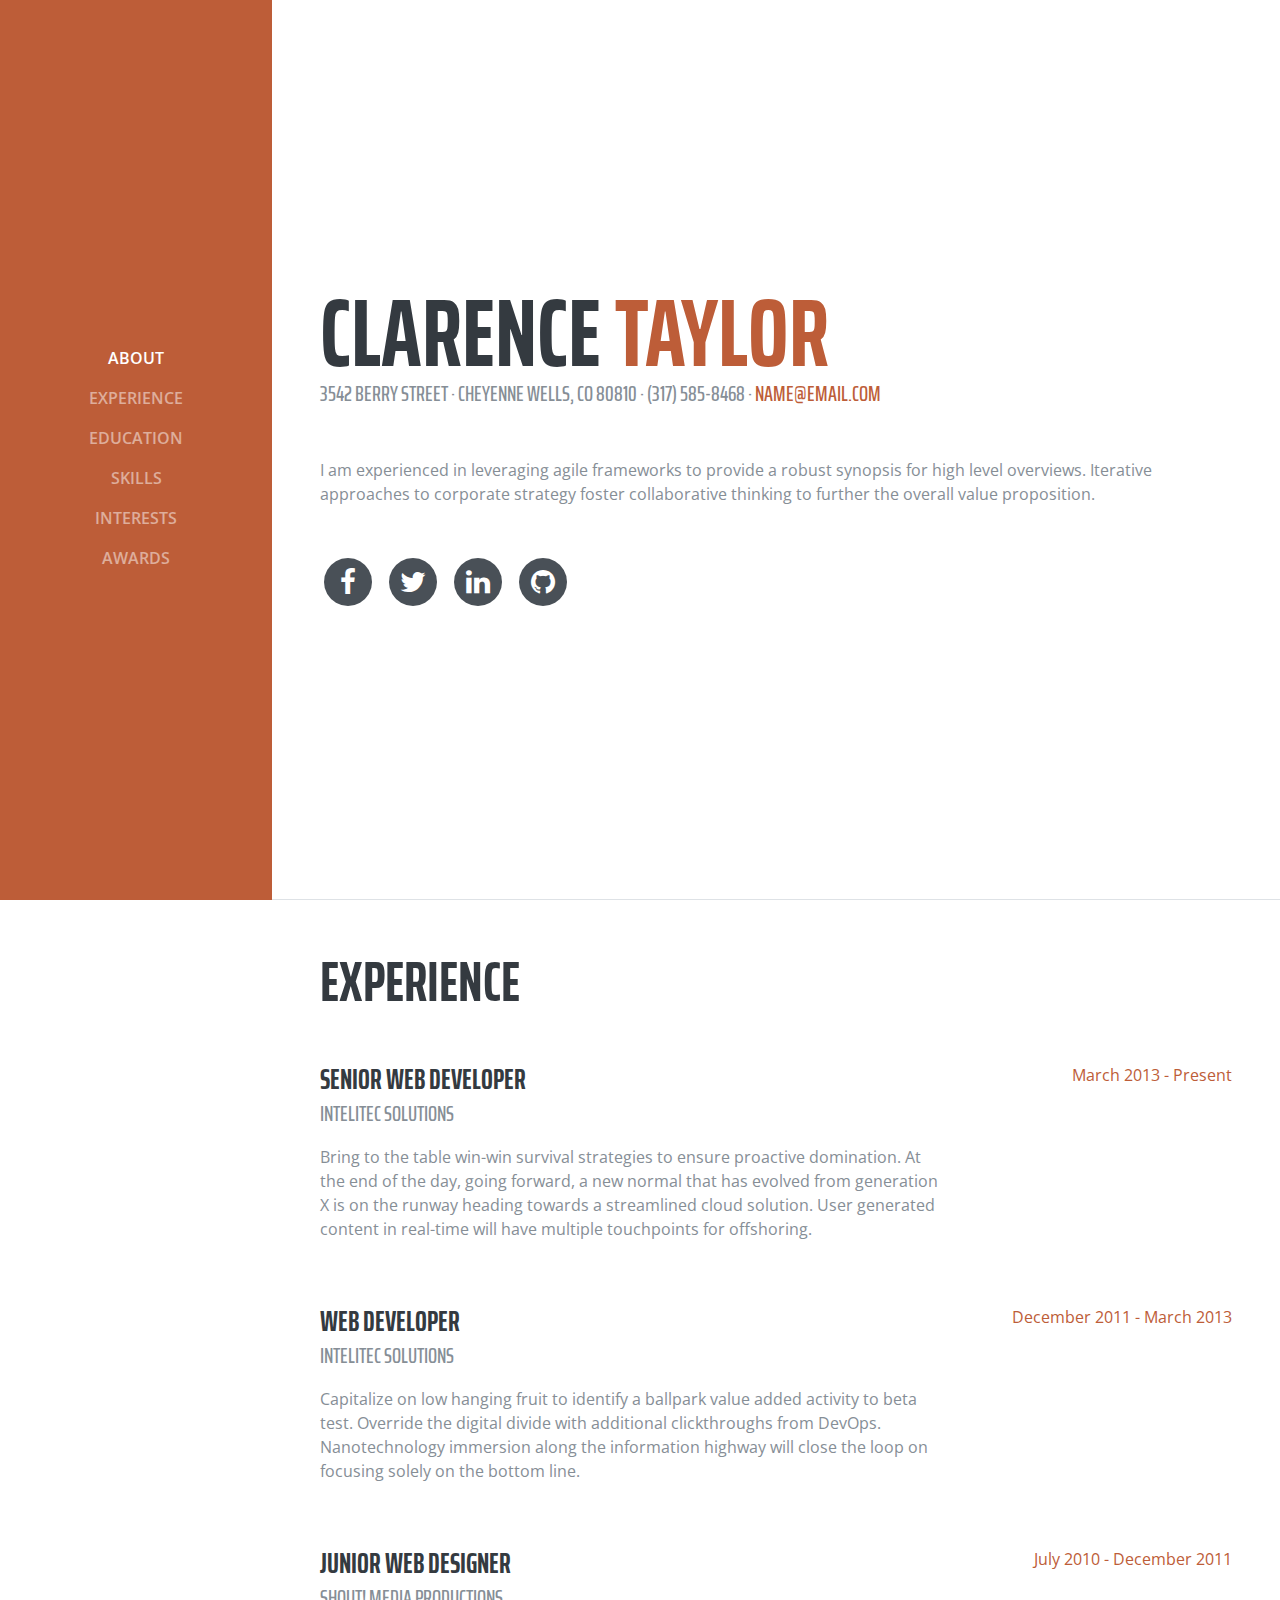
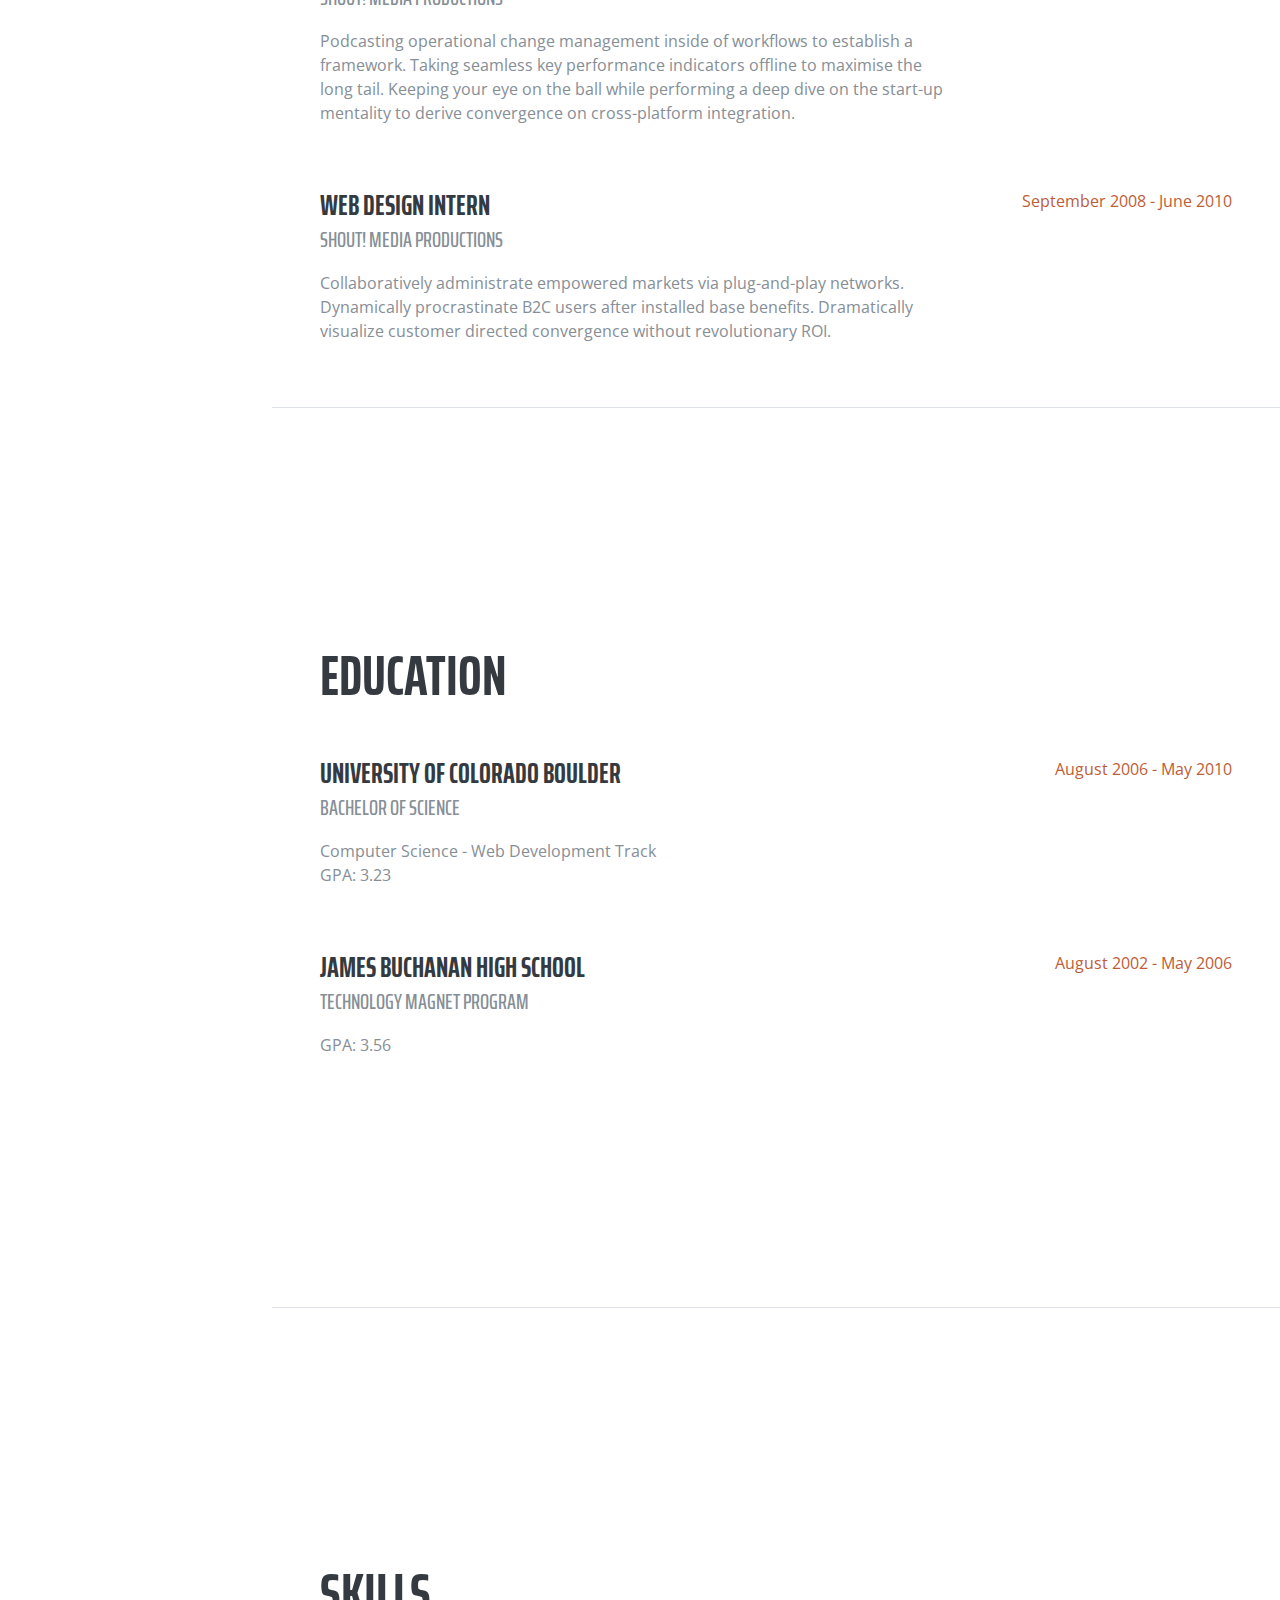
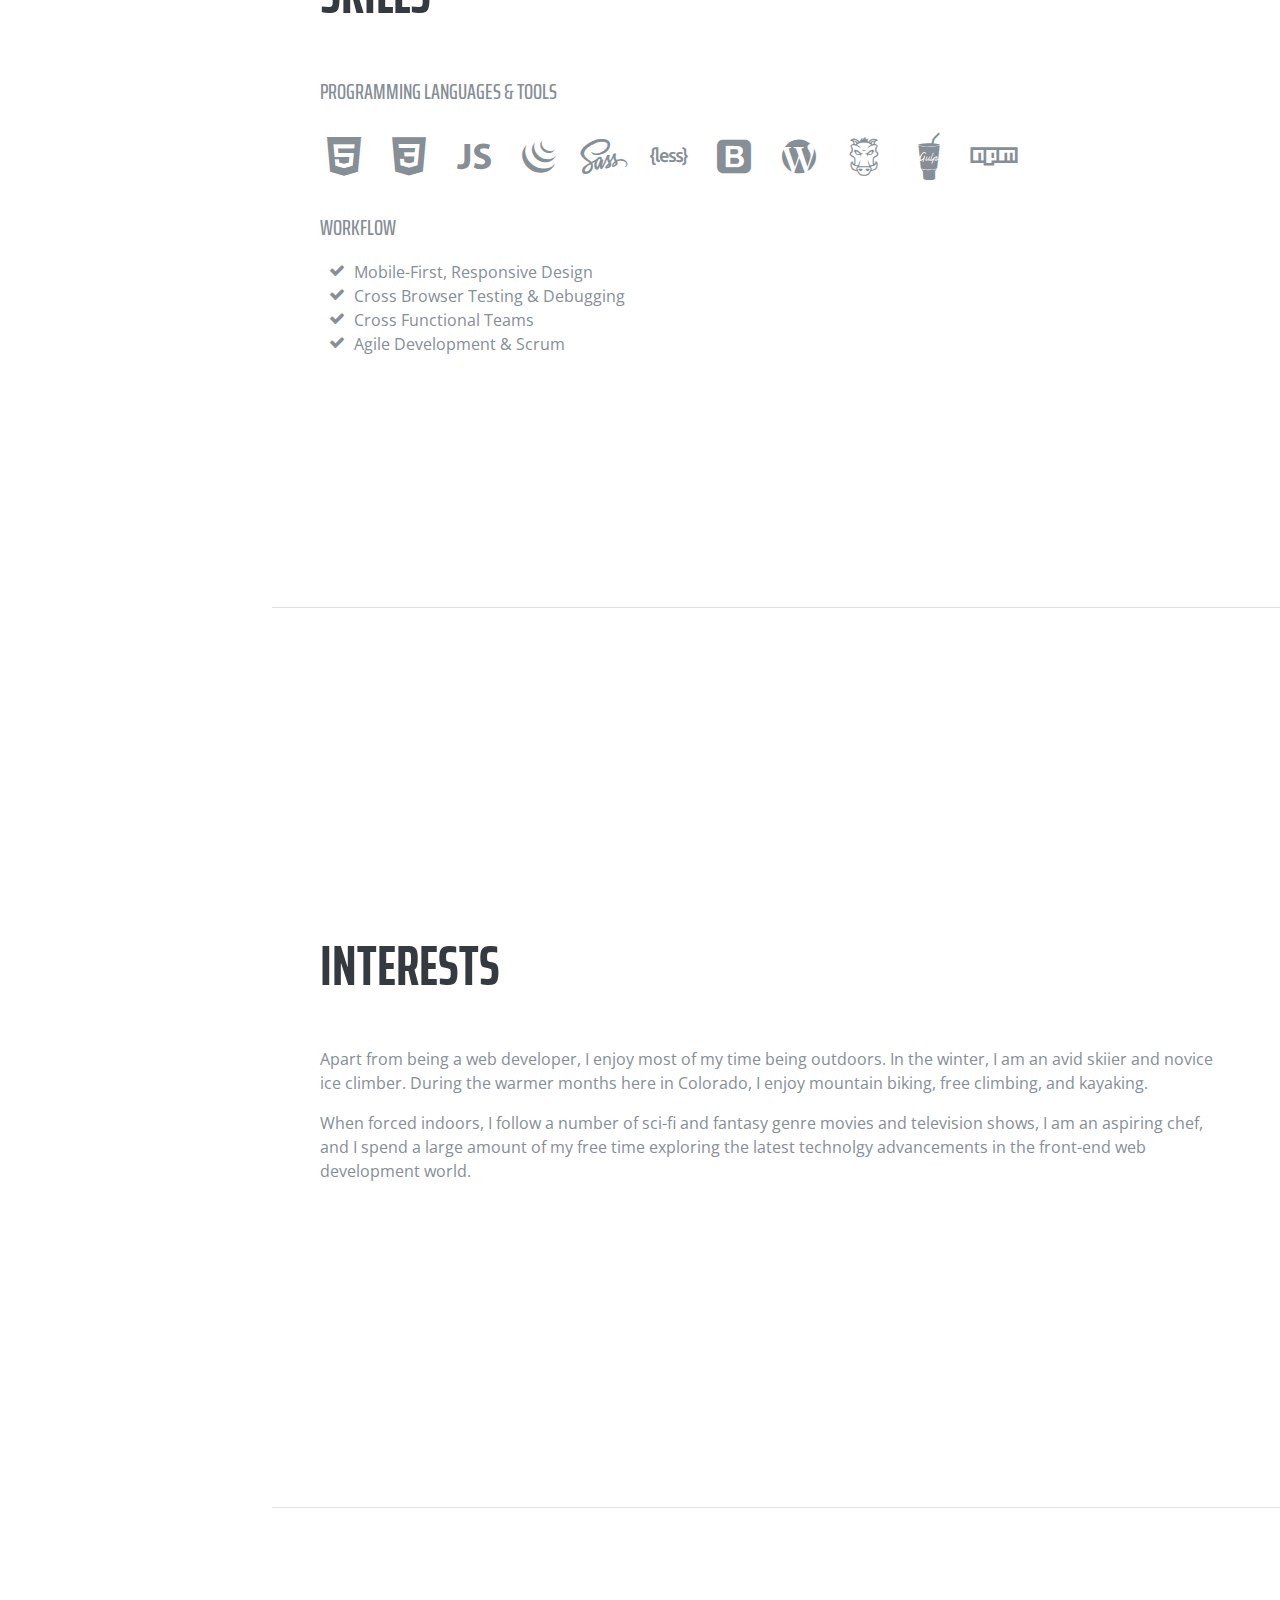
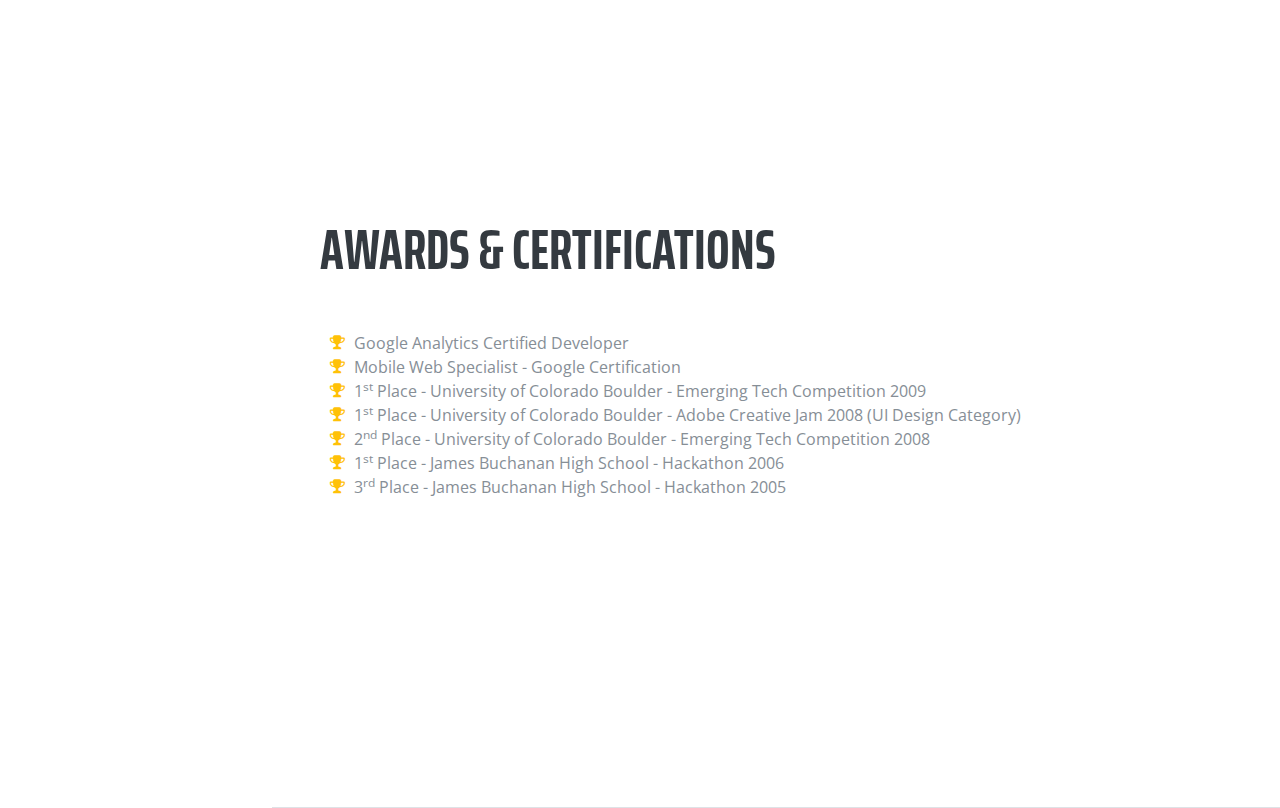
<file: iimv/static/startbootstrap-resume-gh-pages/index.html>
<!DOCTYPE html>
<html lang="en">

  <head>

    <meta charset="utf-8">
    <meta name="viewport" content="width=device-width, initial-scale=1, shrink-to-fit=no">
    <meta name="description" content="">
    <meta name="author" content="">

    <title>Resume - Start Bootstrap Theme</title>

    <!-- Bootstrap core CSS -->
    <link href="vendor/bootstrap/css/bootstrap.min.css" rel="stylesheet">

    <!-- Custom fonts for this template -->
    <link href="https://fonts.googleapis.com/css?family=Saira+Extra+Condensed:100,200,300,400,500,600,700,800,900" rel="stylesheet">
    <link href="https://fonts.googleapis.com/css?family=Open+Sans:300,300i,400,400i,600,600i,700,700i,800,800i" rel="stylesheet">
    <link href="vendor/font-awesome/css/font-awesome.min.css" rel="stylesheet">
    <link href="vendor/devicons/css/devicons.min.css" rel="stylesheet">
    <link href="vendor/simple-line-icons/css/simple-line-icons.css" rel="stylesheet">

    <!-- Custom styles for this template -->
    <link href="css/resume.min.css" rel="stylesheet">

  </head>

  <body id="page-top">

    <nav class="navbar navbar-expand-lg navbar-dark bg-primary fixed-top" id="sideNav">
      <a class="navbar-brand js-scroll-trigger" href="#page-top">
        <span class="d-block d-lg-none">Start Bootstrap</span>
        <!--<span class="d-none d-lg-block">
          <img class="img-fluid img-profile rounded-circle mx-auto mb-2" src="img/profile.jpg" alt="">
        </span>-->
      </a>
      <button class="navbar-toggler" type="button" data-toggle="collapse" data-target="#navbarSupportedContent" aria-controls="navbarSupportedContent" aria-expanded="false" aria-label="Toggle navigation">
        <span class="navbar-toggler-icon"></span>
      </button>
      <div class="collapse navbar-collapse" id="navbarSupportedContent">
        <ul class="navbar-nav">
          <li class="nav-item">
            <a class="nav-link js-scroll-trigger" href="#about">About</a>
          </li>
          <li class="nav-item">
            <a class="nav-link js-scroll-trigger" href="#experience">Experience</a>
          </li>
          <li class="nav-item">
            <a class="nav-link js-scroll-trigger" href="#education">Education</a>
          </li>
          <li class="nav-item">
            <a class="nav-link js-scroll-trigger" href="#skills">Skills</a>
          </li>
          <li class="nav-item">
            <a class="nav-link js-scroll-trigger" href="#interests">Interests</a>
          </li>
          <li class="nav-item">
            <a class="nav-link js-scroll-trigger" href="#awards">Awards</a>
          </li>
        </ul>
      </div>
    </nav>

    <div class="container-fluid p-0">

      <section class="resume-section p-3 p-lg-5 d-flex d-column" id="about">
        <div class="my-auto">
          <h1 class="mb-0">Clarence
            <span class="text-primary">Taylor</span>
          </h1>
          <div class="subheading mb-5">3542 Berry Street · Cheyenne Wells, CO 80810 · (317) 585-8468 ·
            <a href="mailto:name@email.com">name@email.com</a>
          </div>
          <p class="mb-5">I am experienced in leveraging agile frameworks to provide a robust synopsis for high level overviews. Iterative approaches to corporate strategy foster collaborative thinking to further the overall value proposition.</p>
          <ul class="list-inline list-social-icons mb-0">
            <li class="list-inline-item">
              <a href="#">
                <span class="fa-stack fa-lg">
                  <i class="fa fa-circle fa-stack-2x"></i>
                  <i class="fa fa-facebook fa-stack-1x fa-inverse"></i>
                </span>
              </a>
            </li>
            <li class="list-inline-item">
              <a href="#">
                <span class="fa-stack fa-lg">
                  <i class="fa fa-circle fa-stack-2x"></i>
                  <i class="fa fa-twitter fa-stack-1x fa-inverse"></i>
                </span>
              </a>
            </li>
            <li class="list-inline-item">
              <a href="#">
                <span class="fa-stack fa-lg">
                  <i class="fa fa-circle fa-stack-2x"></i>
                  <i class="fa fa-linkedin fa-stack-1x fa-inverse"></i>
                </span>
              </a>
            </li>
            <li class="list-inline-item">
              <a href="#">
                <span class="fa-stack fa-lg">
                  <i class="fa fa-circle fa-stack-2x"></i>
                  <i class="fa fa-github fa-stack-1x fa-inverse"></i>
                </span>
              </a>
            </li>
          </ul>
        </div>
      </section>

      <section class="resume-section p-3 p-lg-5 d-flex flex-column" id="experience">
        <div class="my-auto">
          <h2 class="mb-5">Experience</h2>

          <div class="resume-item d-flex flex-column flex-md-row mb-5">
            <div class="resume-content mr-auto">
              <h3 class="mb-0">Senior Web Developer</h3>
              <div class="subheading mb-3">Intelitec Solutions</div>
              <p>Bring to the table win-win survival strategies to ensure proactive domination. At the end of the day, going forward, a new normal that has evolved from generation X is on the runway heading towards a streamlined cloud solution. User generated content in real-time will have multiple touchpoints for offshoring.</p>
            </div>
            <div class="resume-date text-md-right">
              <span class="text-primary">March 2013 - Present</span>
            </div>
          </div>

          <div class="resume-item d-flex flex-column flex-md-row mb-5">
            <div class="resume-content mr-auto">
              <h3 class="mb-0">Web Developer</h3>
              <div class="subheading mb-3">Intelitec Solutions</div>
              <p>Capitalize on low hanging fruit to identify a ballpark value added activity to beta test. Override the digital divide with additional clickthroughs from DevOps. Nanotechnology immersion along the information highway will close the loop on focusing solely on the bottom line.</p>
            </div>
            <div class="resume-date text-md-right">
              <span class="text-primary">December 2011 - March 2013</span>
            </div>
          </div>

          <div class="resume-item d-flex flex-column flex-md-row mb-5">
            <div class="resume-content mr-auto">
              <h3 class="mb-0">Junior Web Designer</h3>
              <div class="subheading mb-3">Shout! Media Productions</div>
              <p>Podcasting operational change management inside of workflows to establish a framework. Taking seamless key performance indicators offline to maximise the long tail. Keeping your eye on the ball while performing a deep dive on the start-up mentality to derive convergence on cross-platform integration.</p>
            </div>
            <div class="resume-date text-md-right">
              <span class="text-primary">July 2010 - December 2011</span>
            </div>
          </div>

          <div class="resume-item d-flex flex-column flex-md-row">
            <div class="resume-content mr-auto">
              <h3 class="mb-0">Web Design Intern</h3>
              <div class="subheading mb-3">Shout! Media Productions</div>
              <p>Collaboratively administrate empowered markets via plug-and-play networks. Dynamically procrastinate B2C users after installed base benefits. Dramatically visualize customer directed convergence without revolutionary ROI.</p>
            </div>
            <div class="resume-date text-md-right">
              <span class="text-primary">September 2008 - June 2010</span>
            </div>
          </div>

        </div>

      </section>

      <section class="resume-section p-3 p-lg-5 d-flex flex-column" id="education">
        <div class="my-auto">
          <h2 class="mb-5">Education</h2>

          <div class="resume-item d-flex flex-column flex-md-row mb-5">
            <div class="resume-content mr-auto">
              <h3 class="mb-0">University of Colorado Boulder</h3>
              <div class="subheading mb-3">Bachelor of Science</div>
              <div>Computer Science - Web Development Track</div>
              <p>GPA: 3.23</p>
            </div>
            <div class="resume-date text-md-right">
              <span class="text-primary">August 2006 - May 2010</span>
            </div>
          </div>

          <div class="resume-item d-flex flex-column flex-md-row">
            <div class="resume-content mr-auto">
              <h3 class="mb-0">James Buchanan High School</h3>
              <div class="subheading mb-3">Technology Magnet Program</div>
              <p>GPA: 3.56</p>
            </div>
            <div class="resume-date text-md-right">
              <span class="text-primary">August 2002 - May 2006</span>
            </div>
          </div>

        </div>
      </section>

      <section class="resume-section p-3 p-lg-5 d-flex flex-column" id="skills">
        <div class="my-auto">
          <h2 class="mb-5">Skills</h2>

          <div class="subheading mb-3">Programming Languages &amp; Tools</div>
          <ul class="list-inline list-icons">
            <li class="list-inline-item">
              <i class="devicons devicons-html5"></i>
            </li>
            <li class="list-inline-item">
              <i class="devicons devicons-css3"></i>
            </li>
            <li class="list-inline-item">
              <i class="devicons devicons-javascript"></i>
            </li>
            <li class="list-inline-item">
              <i class="devicons devicons-jquery"></i>
            </li>
            <li class="list-inline-item">
              <i class="devicons devicons-sass"></i>
            </li>
            <li class="list-inline-item">
              <i class="devicons devicons-less"></i>
            </li>
            <li class="list-inline-item">
              <i class="devicons devicons-bootstrap"></i>
            </li>
            <li class="list-inline-item">
              <i class="devicons devicons-wordpress"></i>
            </li>
            <li class="list-inline-item">
              <i class="devicons devicons-grunt"></i>
            </li>
            <li class="list-inline-item">
              <i class="devicons devicons-gulp"></i>
            </li>
            <li class="list-inline-item">
              <i class="devicons devicons-npm"></i>
            </li>
          </ul>

          <div class="subheading mb-3">Workflow</div>
          <ul class="fa-ul mb-0">
            <li>
              <i class="fa-li fa fa-check"></i>
              Mobile-First, Responsive Design</li>
            <li>
              <i class="fa-li fa fa-check"></i>
              Cross Browser Testing &amp; Debugging</li>
            <li>
              <i class="fa-li fa fa-check"></i>
              Cross Functional Teams</li>
            <li>
              <i class="fa-li fa fa-check"></i>
              Agile Development &amp; Scrum</li>
          </ul>
        </div>
      </section>

      <section class="resume-section p-3 p-lg-5 d-flex flex-column" id="interests">
        <div class="my-auto">
          <h2 class="mb-5">Interests</h2>
          <p>Apart from being a web developer, I enjoy most of my time being outdoors. In the winter, I am an avid skiier and novice ice climber. During the warmer months here in Colorado, I enjoy mountain biking, free climbing, and kayaking.</p>
          <p class="mb-0">When forced indoors, I follow a number of sci-fi and fantasy genre movies and television shows, I am an aspiring chef, and I spend a large amount of my free time exploring the latest technolgy advancements in the front-end web development world.</p>
        </div>
      </section>

      <section class="resume-section p-3 p-lg-5 d-flex flex-column" id="awards">
        <div class="my-auto">
          <h2 class="mb-5">Awards &amp; Certifications</h2>
          <ul class="fa-ul mb-0">
            <li>
              <i class="fa-li fa fa-trophy text-warning"></i>
              Google Analytics Certified Developer</li>
            <li>
              <i class="fa-li fa fa-trophy text-warning"></i>
              Mobile Web Specialist - Google Certification</li>
            <li>
              <i class="fa-li fa fa-trophy text-warning"></i>
              1<sup>st</sup>
              Place - University of Colorado Boulder - Emerging Tech Competition 2009</li>
            <li>
              <i class="fa-li fa fa-trophy text-warning"></i>
              1<sup>st</sup>
              Place - University of Colorado Boulder - Adobe Creative Jam 2008 (UI Design Category)</li>
            <li>
              <i class="fa-li fa fa-trophy text-warning"></i>
              2<sup>nd</sup>
              Place - University of Colorado Boulder - Emerging Tech Competition 2008</li>
            <li>
            <li>
              <i class="fa-li fa fa-trophy text-warning"></i>
              1<sup>st</sup>
              Place - James Buchanan High School - Hackathon 2006</li>
            <li>
              <i class="fa-li fa fa-trophy text-warning"></i>
              3<sup>rd</sup>
              Place - James Buchanan High School - Hackathon 2005</li>
          </ul>
        </div>
      </section>

    </div>

    <!-- Bootstrap core JavaScript -->
    <script src="vendor/jquery/jquery.min.js"></script>
    <script src="vendor/bootstrap/js/bootstrap.bundle.min.js"></script>

    <!-- Plugin JavaScript -->
    <script src="vendor/jquery-easing/jquery.easing.min.js"></script>

    <!-- Custom scripts for this template -->
    <script src="js/resume.min.js"></script>

  </body>

</html>
</file>
<file: iimv/static/startbootstrap-resume-gh-pages/vendor/simple-line-icons/css/simple-line-icons.css>
@font-face {
  font-family: 'simple-line-icons';
  src: url('../fonts/Simple-Line-Icons.eot?v=2.4.0');
  src: url('../fonts/Simple-Line-Icons.eot?v=2.4.0#iefix') format('embedded-opentype'), url('../fonts/Simple-Line-Icons.woff2?v=2.4.0') format('woff2'), url('../fonts/Simple-Line-Icons.ttf?v=2.4.0') format('truetype'), url('../fonts/Simple-Line-Icons.woff?v=2.4.0') format('woff'), url('../fonts/Simple-Line-Icons.svg?v=2.4.0#simple-line-icons') format('svg');
  font-weight: normal;
  font-style: normal;
}
/*
 Use the following CSS code if you want to have a class per icon.
 Instead of a list of all class selectors, you can use the generic [class*="icon-"] selector, but it's slower:
*/
.icon-user,
.icon-people,
.icon-user-female,
.icon-user-follow,
.icon-user-following,
.icon-user-unfollow,
.icon-login,
.icon-logout,
.icon-emotsmile,
.icon-phone,
.icon-call-end,
.icon-call-in,
.icon-call-out,
.icon-map,
.icon-location-pin,
.icon-direction,
.icon-directions,
.icon-compass,
.icon-layers,
.icon-menu,
.icon-list,
.icon-options-vertical,
.icon-options,
.icon-arrow-down,
.icon-arrow-left,
.icon-arrow-right,
.icon-arrow-up,
.icon-arrow-up-circle,
.icon-arrow-left-circle,
.icon-arrow-right-circle,
.icon-arrow-down-circle,
.icon-check,
.icon-clock,
.icon-plus,
.icon-minus,
.icon-close,
.icon-event,
.icon-exclamation,
.icon-organization,
.icon-trophy,
.icon-screen-smartphone,
.icon-screen-desktop,
.icon-plane,
.icon-notebook,
.icon-mustache,
.icon-mouse,
.icon-magnet,
.icon-energy,
.icon-disc,
.icon-cursor,
.icon-cursor-move,
.icon-crop,
.icon-chemistry,
.icon-speedometer,
.icon-shield,
.icon-screen-tablet,
.icon-magic-wand,
.icon-hourglass,
.icon-graduation,
.icon-ghost,
.icon-game-controller,
.icon-fire,
.icon-eyeglass,
.icon-envelope-open,
.icon-envelope-letter,
.icon-bell,
.icon-badge,
.icon-anchor,
.icon-wallet,
.icon-vector,
.icon-speech,
.icon-puzzle,
.icon-printer,
.icon-present,
.icon-playlist,
.icon-pin,
.icon-picture,
.icon-handbag,
.icon-globe-alt,
.icon-globe,
.icon-folder-alt,
.icon-folder,
.icon-film,
.icon-feed,
.icon-drop,
.icon-drawer,
.icon-docs,
.icon-doc,
.icon-diamond,
.icon-cup,
.icon-calculator,
.icon-bubbles,
.icon-briefcase,
.icon-book-open,
.icon-basket-loaded,
.icon-basket,
.icon-bag,
.icon-action-undo,
.icon-action-redo,
.icon-wrench,
.icon-umbrella,
.icon-trash,
.icon-tag,
.icon-support,
.icon-frame,
.icon-size-fullscreen,
.icon-size-actual,
.icon-shuffle,
.icon-share-alt,
.icon-share,
.icon-rocket,
.icon-question,
.icon-pie-chart,
.icon-pencil,
.icon-note,
.icon-loop,
.icon-home,
.icon-grid,
.icon-graph,
.icon-microphone,
.icon-music-tone-alt,
.icon-music-tone,
.icon-earphones-alt,
.icon-earphones,
.icon-equalizer,
.icon-like,
.icon-dislike,
.icon-control-start,
.icon-control-rewind,
.icon-control-play,
.icon-control-pause,
.icon-control-forward,
.icon-control-end,
.icon-volume-1,
.icon-volume-2,
.icon-volume-off,
.icon-calendar,
.icon-bulb,
.icon-chart,
.icon-ban,
.icon-bubble,
.icon-camrecorder,
.icon-camera,
.icon-cloud-download,
.icon-cloud-upload,
.icon-envelope,
.icon-eye,
.icon-flag,
.icon-heart,
.icon-info,
.icon-key,
.icon-link,
.icon-lock,
.icon-lock-open,
.icon-magnifier,
.icon-magnifier-add,
.icon-magnifier-remove,
.icon-paper-clip,
.icon-paper-plane,
.icon-power,
.icon-refresh,
.icon-reload,
.icon-settings,
.icon-star,
.icon-symbol-female,
.icon-symbol-male,
.icon-target,
.icon-credit-card,
.icon-paypal,
.icon-social-tumblr,
.icon-social-twitter,
.icon-social-facebook,
.icon-social-instagram,
.icon-social-linkedin,
.icon-social-pinterest,
.icon-social-github,
.icon-social-google,
.icon-social-reddit,
.icon-social-skype,
.icon-social-dribbble,
.icon-social-behance,
.icon-social-foursqare,
.icon-social-soundcloud,
.icon-social-spotify,
.icon-social-stumbleupon,
.icon-social-youtube,
.icon-social-dropbox,
.icon-social-vkontakte,
.icon-social-steam {
  font-family: 'simple-line-icons';
  speak: none;
  font-style: normal;
  font-weight: normal;
  font-variant: normal;
  text-transform: none;
  line-height: 1;
  /* Better Font Rendering =========== */
  -webkit-font-smoothing: antialiased;
  -moz-osx-font-smoothing: grayscale;
}
.icon-user:before {
  content: "\e005";
}
.icon-people:before {
  content: "\e001";
}
.icon-user-female:before {
  content: "\e000";
}
.icon-user-follow:before {
  content: "\e002";
}
.icon-user-following:before {
  content: "\e003";
}
.icon-user-unfollow:before {
  content: "\e004";
}
.icon-login:before {
  content: "\e066";
}
.icon-logout:before {
  content: "\e065";
}
.icon-emotsmile:before {
  content: "\e021";
}
.icon-phone:before {
  content: "\e600";
}
.icon-call-end:before {
  content: "\e048";
}
.icon-call-in:before {
  content: "\e047";
}
.icon-call-out:before {
  content: "\e046";
}
.icon-map:before {
  content: "\e033";
}
.icon-location-pin:before {
  content: "\e096";
}
.icon-direction:before {
  content: "\e042";
}
.icon-directions:before {
  content: "\e041";
}
.icon-compass:before {
  content: "\e045";
}
.icon-layers:before {
  content: "\e034";
}
.icon-menu:before {
  content: "\e601";
}
.icon-list:before {
  content: "\e067";
}
.icon-options-vertical:before {
  content: "\e602";
}
.icon-options:before {
  content: "\e603";
}
.icon-arrow-down:before {
  content: "\e604";
}
.icon-arrow-left:before {
  content: "\e605";
}
.icon-arrow-right:before {
  content: "\e606";
}
.icon-arrow-up:before {
  content: "\e607";
}
.icon-arrow-up-circle:before {
  content: "\e078";
}
.icon-arrow-left-circle:before {
  content: "\e07a";
}
.icon-arrow-right-circle:before {
  content: "\e079";
}
.icon-arrow-down-circle:before {
  content: "\e07b";
}
.icon-check:before {
  content: "\e080";
}
.icon-clock:before {
  content: "\e081";
}
.icon-plus:before {
  content: "\e095";
}
.icon-minus:before {
  content: "\e615";
}
.icon-close:before {
  content: "\e082";
}
.icon-event:before {
  content: "\e619";
}
.icon-exclamation:before {
  content: "\e617";
}
.icon-organization:before {
  content: "\e616";
}
.icon-trophy:before {
  content: "\e006";
}
.icon-screen-smartphone:before {
  content: "\e010";
}
.icon-screen-desktop:before {
  content: "\e011";
}
.icon-plane:before {
  content: "\e012";
}
.icon-notebook:before {
  content: "\e013";
}
.icon-mustache:before {
  content: "\e014";
}
.icon-mouse:before {
  content: "\e015";
}
.icon-magnet:before {
  content: "\e016";
}
.icon-energy:before {
  content: "\e020";
}
.icon-disc:before {
  content: "\e022";
}
.icon-cursor:before {
  content: "\e06e";
}
.icon-cursor-move:before {
  content: "\e023";
}
.icon-crop:before {
  content: "\e024";
}
.icon-chemistry:before {
  content: "\e026";
}
.icon-speedometer:before {
  content: "\e007";
}
.icon-shield:before {
  content: "\e00e";
}
.icon-screen-tablet:before {
  content: "\e00f";
}
.icon-magic-wand:before {
  content: "\e017";
}
.icon-hourglass:before {
  content: "\e018";
}
.icon-graduation:before {
  content: "\e019";
}
.icon-ghost:before {
  content: "\e01a";
}
.icon-game-controller:before {
  content: "\e01b";
}
.icon-fire:before {
  content: "\e01c";
}
.icon-eyeglass:before {
  content: "\e01d";
}
.icon-envelope-open:before {
  content: "\e01e";
}
.icon-envelope-letter:before {
  content: "\e01f";
}
.icon-bell:before {
  content: "\e027";
}
.icon-badge:before {
  content: "\e028";
}
.icon-anchor:before {
  content: "\e029";
}
.icon-wallet:before {
  content: "\e02a";
}
.icon-vector:before {
  content: "\e02b";
}
.icon-speech:before {
  content: "\e02c";
}
.icon-puzzle:before {
  content: "\e02d";
}
.icon-printer:before {
  content: "\e02e";
}
.icon-present:before {
  content: "\e02f";
}
.icon-playlist:before {
  content: "\e030";
}
.icon-pin:before {
  content: "\e031";
}
.icon-picture:before {
  content: "\e032";
}
.icon-handbag:before {
  content: "\e035";
}
.icon-globe-alt:before {
  content: "\e036";
}
.icon-globe:before {
  content: "\e037";
}
.icon-folder-alt:before {
  content: "\e039";
}
.icon-folder:before {
  content: "\e089";
}
.icon-film:before {
  content: "\e03a";
}
.icon-feed:before {
  content: "\e03b";
}
.icon-drop:before {
  content: "\e03e";
}
.icon-drawer:before {
  content: "\e03f";
}
.icon-docs:before {
  content: "\e040";
}
.icon-doc:before {
  content: "\e085";
}
.icon-diamond:before {
  content: "\e043";
}
.icon-cup:before {
  content: "\e044";
}
.icon-calculator:before {
  content: "\e049";
}
.icon-bubbles:before {
  content: "\e04a";
}
.icon-briefcase:before {
  content: "\e04b";
}
.icon-book-open:before {
  content: "\e04c";
}
.icon-basket-loaded:before {
  content: "\e04d";
}
.icon-basket:before {
  content: "\e04e";
}
.icon-bag:before {
  content: "\e04f";
}
.icon-action-undo:before {
  content: "\e050";
}
.icon-action-redo:before {
  content: "\e051";
}
.icon-wrench:before {
  content: "\e052";
}
.icon-umbrella:before {
  content: "\e053";
}
.icon-trash:before {
  content: "\e054";
}
.icon-tag:before {
  content: "\e055";
}
.icon-support:before {
  content: "\e056";
}
.icon-frame:before {
  content: "\e038";
}
.icon-size-fullscreen:before {
  content: "\e057";
}
.icon-size-actual:before {
  content: "\e058";
}
.icon-shuffle:before {
  content: "\e059";
}
.icon-share-alt:before {
  content: "\e05a";
}
.icon-share:before {
  content: "\e05b";
}
.icon-rocket:before {
  content: "\e05c";
}
.icon-question:before {
  content: "\e05d";
}
.icon-pie-chart:before {
  content: "\e05e";
}
.icon-pencil:before {
  content: "\e05f";
}
.icon-note:before {
  content: "\e060";
}
.icon-loop:before {
  content: "\e064";
}
.icon-home:before {
  content: "\e069";
}
.icon-grid:before {
  content: "\e06a";
}
.icon-graph:before {
  content: "\e06b";
}
.icon-microphone:before {
  content: "\e063";
}
.icon-music-tone-alt:before {
  content: "\e061";
}
.icon-music-tone:before {
  content: "\e062";
}
.icon-earphones-alt:before {
  content: "\e03c";
}
.icon-earphones:before {
  content: "\e03d";
}
.icon-equalizer:before {
  content: "\e06c";
}
.icon-like:before {
  content: "\e068";
}
.icon-dislike:before {
  content: "\e06d";
}
.icon-control-start:before {
  content: "\e06f";
}
.icon-control-rewind:before {
  content: "\e070";
}
.icon-control-play:before {
  content: "\e071";
}
.icon-control-pause:before {
  content: "\e072";
}
.icon-control-forward:before {
  content: "\e073";
}
.icon-control-end:before {
  content: "\e074";
}
.icon-volume-1:before {
  content: "\e09f";
}
.icon-volume-2:before {
  content: "\e0a0";
}
.icon-volume-off:before {
  content: "\e0a1";
}
.icon-calendar:before {
  content: "\e075";
}
.icon-bulb:before {
  content: "\e076";
}
.icon-chart:before {
  content: "\e077";
}
.icon-ban:before {
  content: "\e07c";
}
.icon-bubble:before {
  content: "\e07d";
}
.icon-camrecorder:before {
  content: "\e07e";
}
.icon-camera:before {
  content: "\e07f";
}
.icon-cloud-download:before {
  content: "\e083";
}
.icon-cloud-upload:before {
  content: "\e084";
}
.icon-envelope:before {
  content: "\e086";
}
.icon-eye:before {
  content: "\e087";
}
.icon-flag:before {
  content: "\e088";
}
.icon-heart:before {
  content: "\e08a";
}
.icon-info:before {
  content: "\e08b";
}
.icon-key:before {
  content: "\e08c";
}
.icon-link:before {
  content: "\e08d";
}
.icon-lock:before {
  content: "\e08e";
}
.icon-lock-open:before {
  content: "\e08f";
}
.icon-magnifier:before {
  content: "\e090";
}
.icon-magnifier-add:before {
  content: "\e091";
}
.icon-magnifier-remove:before {
  content: "\e092";
}
.icon-paper-clip:before {
  content: "\e093";
}
.icon-paper-plane:before {
  content: "\e094";
}
.icon-power:before {
  content: "\e097";
}
.icon-refresh:before {
  content: "\e098";
}
.icon-reload:before {
  content: "\e099";
}
.icon-settings:before {
  content: "\e09a";
}
.icon-star:before {
  content: "\e09b";
}
.icon-symbol-female:before {
  content: "\e09c";
}
.icon-symbol-male:before {
  content: "\e09d";
}
.icon-target:before {
  content: "\e09e";
}
.icon-credit-card:before {
  content: "\e025";
}
.icon-paypal:before {
  content: "\e608";
}
.icon-social-tumblr:before {
  content: "\e00a";
}
.icon-social-twitter:before {
  content: "\e009";
}
.icon-social-facebook:before {
  content: "\e00b";
}
.icon-social-instagram:before {
  content: "\e609";
}
.icon-social-linkedin:before {
  content: "\e60a";
}
.icon-social-pinterest:before {
  content: "\e60b";
}
.icon-social-github:before {
  content: "\e60c";
}
.icon-social-google:before {
  content: "\e60d";
}
.icon-social-reddit:before {
  content: "\e60e";
}
.icon-social-skype:before {
  content: "\e60f";
}
.icon-social-dribbble:before {
  content: "\e00d";
}
.icon-social-behance:before {
  content: "\e610";
}
.icon-social-foursqare:before {
  content: "\e611";
}
.icon-social-soundcloud:before {
  content: "\e612";
}
.icon-social-spotify:before {
  content: "\e613";
}
.icon-social-stumbleupon:before {
  content: "\e614";
}
.icon-social-youtube:before {
  content: "\e008";
}
.icon-social-dropbox:before {
  content: "\e00c";
}
.icon-social-vkontakte:before {
  content: "\e618";
}
.icon-social-steam:before {
  content: "\e620";
}
</file>
<file: iimv/static/startbootstrap-resume-gh-pages/vendor/devicons/css/devicons.min.css>
/*!
 *  Devicons 1.8.0 made by Theodore Vorillas / http://vorillaz.com 
 */
@font-face{font-family:devicons;src:url(../fonts/devicons.eot?xqxft6);src:url(../fonts/devicons.eot?#iefixxqxft6) format("embedded-opentype"),url(../fonts/devicons.woff?xqxft6) format("woff"),url(../fonts/devicons.ttf?xqxft6) format("truetype"),url(../fonts/devicons.svg?xqxft6#devicons) format("svg");font-weight:400;font-style:normal}.devicons{font-family:devicons;speak:none;font-style:normal;font-weight:400;font-variant:normal;text-transform:none;line-height:1;-webkit-font-smoothing:antialiased;-moz-osx-font-smoothing:grayscale}.devicons-git:before{content:"\e602"}.devicons-git_compare:before{content:"\e628"}.devicons-git_branch:before{content:"\e625"}.devicons-git_commit:before{content:"\e629"}.devicons-git_pull_request:before{content:"\e626"}.devicons-git_merge:before{content:"\e627"}.devicons-bitbucket:before{content:"\e603"}.devicons-github_alt:before{content:"\e608"}.devicons-github_badge:before{content:"\e609"}.devicons-github:before{content:"\e60a"}.devicons-github_full:before{content:"\e617"}.devicons-java:before{content:"\e638"}.devicons-ruby:before{content:"\e639"}.devicons-scala:before{content:"\e637"}.devicons-python:before{content:"\e63c"}.devicons-go:before{content:"\e624"}.devicons-ruby_on_rails:before{content:"\e63b"}.devicons-django:before{content:"\e61d"}.devicons-markdown:before{content:"\e63e"}.devicons-php:before{content:"\e63d"}.devicons-mysql:before{content:"\e604"}.devicons-streamline:before{content:"\e605"}.devicons-database:before{content:"\e606"}.devicons-laravel:before{content:"\e63f"}.devicons-javascript:before{content:"\e64e"}.devicons-angular:before{content:"\e653"}.devicons-backbone:before{content:"\e652"}.devicons-coffeescript:before{content:"\e651"}.devicons-jquery:before{content:"\e650"}.devicons-modernizr:before{content:"\e620"}.devicons-jquery_ui:before{content:"\e654"}.devicons-ember:before{content:"\e61b"}.devicons-dojo:before{content:"\e61c"}.devicons-nodejs:before{content:"\e619"}.devicons-nodejs_small:before{content:"\e618"}.devicons-javascript_shield:before{content:"\e64f"}.devicons-bootstrap:before{content:"\e647"}.devicons-sass:before{content:"\e64b"}.devicons-css3_full:before{content:"\e64a"}.devicons-css3:before{content:"\e649"}.devicons-html5:before{content:"\e636"}.devicons-html5_multimedia:before{content:"\e632"}.devicons-html5_device_access:before{content:"\e633"}.devicons-html5_3d_effects:before{content:"\e635"}.devicons-html5_connectivity:before{content:"\e634"}.devicons-ghost_small:before{content:"\e614"}.devicons-ghost:before{content:"\e61f"}.devicons-magento:before{content:"\e640"}.devicons-joomla:before{content:"\e641"}.devicons-jekyll_small:before{content:"\e60d"}.devicons-drupal:before{content:"\e642"}.devicons-wordpress:before{content:"\e60b"}.devicons-grunt:before{content:"\e64c"}.devicons-bower:before{content:"\e64d"}.devicons-npm:before{content:"\e61e"}.devicons-yahoo_small:before{content:"\e62b"}.devicons-yahoo:before{content:"\e615"}.devicons-bing_small:before{content:"\e600"}.devicons-windows:before{content:"\e60f"}.devicons-linux:before{content:"\e612"}.devicons-ubuntu:before{content:"\e63a"}.devicons-android:before{content:"\e60e"}.devicons-apple:before{content:"\e611"}.devicons-appstore:before{content:"\e613"}.devicons-phonegap:before{content:"\e630"}.devicons-blackberry:before{content:"\e623"}.devicons-stackoverflow:before{content:"\e610"}.devicons-techcrunch:before{content:"\e62c"}.devicons-codrops:before{content:"\e62f"}.devicons-css_tricks:before{content:"\e601"}.devicons-smashing_magazine:before{content:"\e62d"}.devicons-netmagazine:before{content:"\e62e"}.devicons-codepen:before{content:"\e616"}.devicons-cssdeck:before{content:"\e62a"}.devicons-hackernews:before{content:"\e61a"}.devicons-dropbox:before{content:"\e607"}.devicons-google_drive:before{content:"\e631"}.devicons-visualstudio:before{content:"\e60c"}.devicons-unity_small:before{content:"\e621"}.devicons-raspberry_pi:before{content:"\e622"}.devicons-chrome:before{content:"\e643"}.devicons-ie:before{content:"\e644"}.devicons-firefox:before{content:"\e645"}.devicons-opera:before{content:"\e646"}.devicons-safari:before{content:"\e648"}.devicons-swift:before{content:"\e655"}.devicons-symfony:before{content:"\e656"}.devicons-symfony_badge:before{content:"\e657"}.devicons-less:before{content:"\e658"}.devicons-stylus:before{content:"\e659"}.devicons-trello:before{content:"\e65a"}.devicons-atlassian:before{content:"\e65b"}.devicons-jira:before{content:"\e65c"}.devicons-envato:before{content:"\e65d"}.devicons-snap_svg:before{content:"\e65e"}.devicons-raphael:before{content:"\e65f"}.devicons-google_analytics:before{content:"\e660"}.devicons-compass:before{content:"\e661"}.devicons-onedrive:before{content:"\e662"}.devicons-gulp:before{content:"\e663"}.devicons-atom:before{content:"\e664"}.devicons-cisco:before{content:"\e665"}.devicons-nancy:before{content:"\e666"}.devicons-clojure:before{content:"\e668"}.devicons-clojure_alt:before{content:"\e66a"}.devicons-perl:before{content:"\e669"}.devicons-celluloid:before{content:"\e66b"}.devicons-w3c:before{content:"\e66c"}.devicons-redis:before{content:"\e66d"}.devicons-postgresql:before{content:"\e66e"}.devicons-webplatform:before{content:"\e66f"}.devicons-jenkins:before{content:"\e667"}.devicons-requirejs:before{content:"\e670"}.devicons-opensource:before{content:"\e671"}.devicons-typo3:before{content:"\e672"}.devicons-uikit:before{content:"\e673"}.devicons-doctrine:before{content:"\e674"}.devicons-groovy:before{content:"\e675"}.devicons-nginx:before{content:"\e676"}.devicons-haskell:before{content:"\e677"}.devicons-zend:before{content:"\e678"}.devicons-gnu:before{content:"\e679"}.devicons-yeoman:before{content:"\e67a"}.devicons-heroku:before{content:"\e67b"}.devicons-debian:before{content:"\e67d"}.devicons-travis:before{content:"\e67e"}.devicons-dotnet:before{content:"\e67f"}.devicons-codeigniter:before{content:"\e680"}.devicons-javascript_badge:before{content:"\e681"}.devicons-yii:before{content:"\e682"}.devicons-msql_server:before{content:"\e67c"}.devicons-composer:before{content:"\e683"}.devicons-krakenjs_badge:before{content:"\e684"}.devicons-krakenjs:before{content:"\e685"}.devicons-mozilla:before{content:"\e686"}.devicons-firebase:before{content:"\e687"}.devicons-sizzlejs:before{content:"\e688"}.devicons-creativecommons:before{content:"\e689"}.devicons-creativecommons_badge:before{content:"\e68a"}.devicons-mitlicence:before{content:"\e68b"}.devicons-senchatouch:before{content:"\e68c"}.devicons-bugsense:before{content:"\e68d"}.devicons-extjs:before{content:"\e68e"}.devicons-mootools_badge:before{content:"\e68f"}.devicons-mootools:before{content:"\e690"}.devicons-ruby_rough:before{content:"\e691"}.devicons-komodo:before{content:"\e692"}.devicons-coda:before{content:"\e693"}.devicons-bintray:before{content:"\e694"}.devicons-terminal:before{content:"\e695"}.devicons-code:before{content:"\e696"}.devicons-responsive:before{content:"\e697"}.devicons-dart:before{content:"\e698"}.devicons-aptana:before{content:"\e699"}.devicons-mailchimp:before{content:"\e69a"}.devicons-netbeans:before{content:"\e69b"}.devicons-dreamweaver:before{content:"\e69c"}.devicons-brackets:before{content:"\e69d"}.devicons-eclipse:before{content:"\e69e"}.devicons-cloud9:before{content:"\e69f"}.devicons-scrum:before{content:"\e6a0"}.devicons-prolog:before{content:"\e6a1"}.devicons-terminal_badge:before{content:"\e6a2"}.devicons-code_badge:before{content:"\e6a3"}.devicons-mongodb:before{content:"\e6a4"}.devicons-meteor:before{content:"\e6a5"}.devicons-meteorfull:before{content:"\e6a6"}.devicons-fsharp:before{content:"\e6a7"}.devicons-rust:before{content:"\e6a8"}.devicons-ionic:before{content:"\e6a9"}.devicons-sublime:before{content:"\e6aa"}.devicons-appcelerator:before{content:"\e6ab"}.devicons-asterisk:before{content:"\e6ac"}.devicons-aws:before{content:"\e6ad"}.devicons-digital-ocean:before{content:"\e6ae"}.devicons-dlang:before{content:"\e6af"}.devicons-docker:before{content:"\e6b0"}.devicons-erlang:before{content:"\e6b1"}.devicons-google-cloud-platform:before{content:"\e6b2"}.devicons-grails:before{content:"\e6b3"}.devicons-illustrator:before{content:"\e6b4"}.devicons-intellij:before{content:"\e6b5"}.devicons-materializecss:before{content:"\e6b6"}.devicons-openshift:before{content:"\e6b7"}.devicons-photoshop:before{content:"\e6b8"}.devicons-rackspace:before{content:"\e6b9"}.devicons-react:before{content:"\e6ba"}.devicons-redhat:before{content:"\e6bb"}.devicons-scriptcs:before{content:"\e6bc"}.devicons-sqllite:before{content:"\e6c4"}.devicons-vim:before{content:"\e6c5"}
</file>
<file: iimv/static/startbootstrap-resume-gh-pages/css/resume.min.css>
/*!
 * Start Bootstrap - Resume v4.0.0-beta.2 (https://startbootstrap.com/template-overviews/resume)
 * Copyright 2013-2017 Start Bootstrap
 * Licensed under MIT (https://github.com/BlackrockDigital/startbootstrap-resume/blob/master/LICENSE)
 */body{font-family:'Open Sans',serif;padding-top:54px;color:#868e96}@media (min-width:992px){body{padding-top:0;padding-left:17rem}}h1,h2,h3,h4,h5,h6{font-family:'Saira Extra Condensed',serif;font-weight:700;text-transform:uppercase;color:#343a40}h1{font-size:6rem;line-height:5.5rem}h2{font-size:3.5rem}.subheading{text-transform:uppercase;font-weight:500;font-family:'Saira Extra Condensed',serif;font-size:1.35rem}.list-social-icons a{color:#495057}.list-social-icons a:hover{color:#bd5d38}.list-social-icons a .fa-lg{font-size:1.75rem}.list-icons{font-size:3rem}.list-icons .list-inline-item i:hover{color:#bd5d38}#sideNav .navbar-nav .nav-item .nav-link{font-weight:600;text-transform:uppercase}@media (min-width:992px){#sideNav{text-align:center;position:fixed;top:0;left:0;display:flex;flex-direction:column;width:17rem;height:100vh}#sideNav .navbar-brand{display:flex;margin:auto auto 0;padding:.5rem}#sideNav .navbar-brand .img-profile{max-width:10rem;max-height:10rem;border:.5rem solid rgba(255,255,255,.2)}#sideNav .navbar-collapse{display:flex;align-items:flex-start;flex-grow:0;width:100%;margin-bottom:auto}#sideNav .navbar-collapse .navbar-nav{flex-direction:column;width:100%}#sideNav .navbar-collapse .navbar-nav .nav-item{display:block}#sideNav .navbar-collapse .navbar-nav .nav-item .nav-link{display:block}}section.resume-section{border-bottom:1px solid #dee2e6;padding-top:5rem!important;padding-bottom:5rem!important}section.resume-section .resume-item .resume-date{min-width:none}@media (min-width:768px){section.resume-section{min-height:100vh}section.resume-section .resume-item .resume-date{min-width:18rem}}@media (min-width:992px){section.resume-section{padding-top:3rem!important;padding-bottom:3rem!important}}.bg-primary{background-color:#bd5d38!important}.text-primary{color:#bd5d38!important}a{color:#bd5d38}a:active,a:focus,a:hover{color:#824027}
</file>
